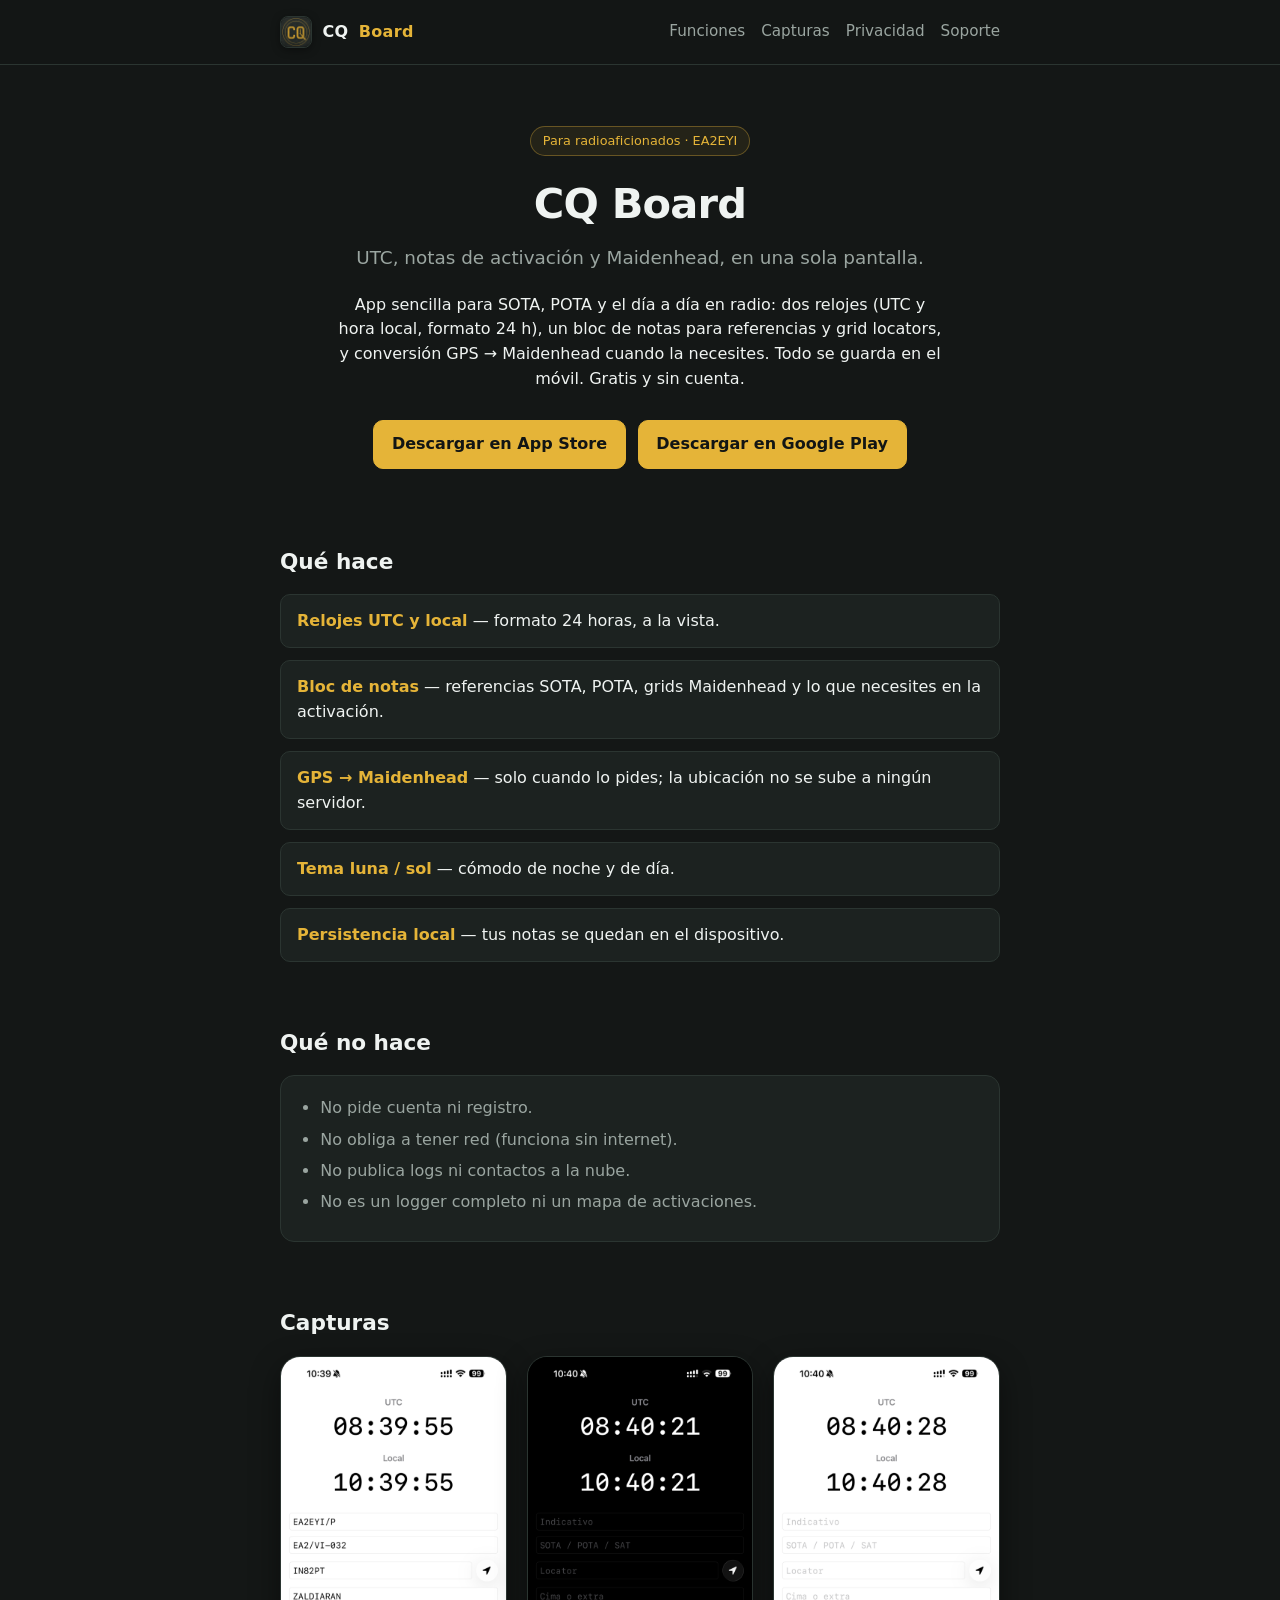
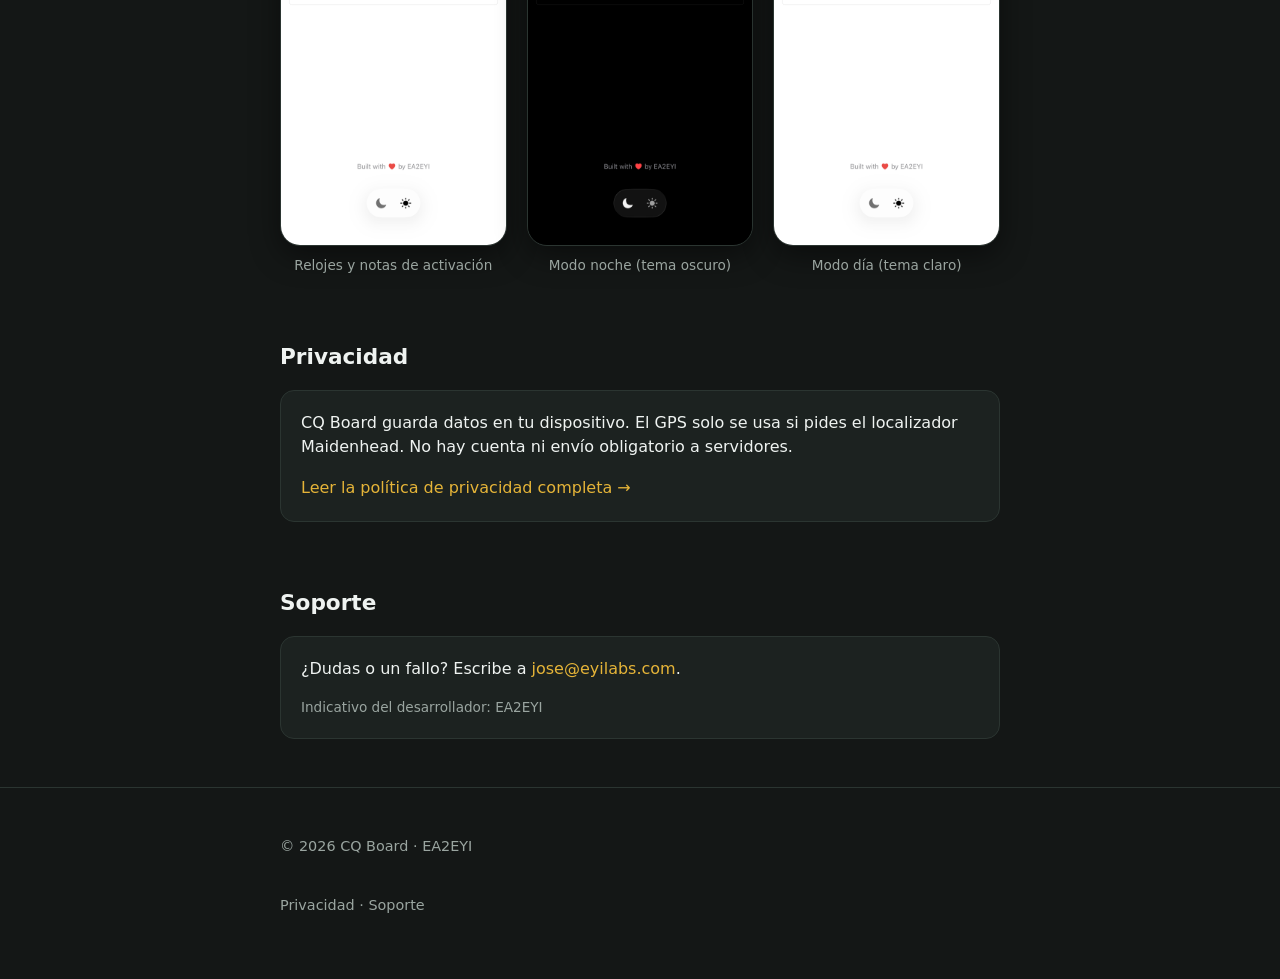
<file: index.html>
<!DOCTYPE html>
<html lang="es">
<head>
  <meta charset="utf-8" />
  <meta name="viewport" content="width=device-width, initial-scale=1" />
  <meta name="theme-color" content="#141716" />
  <title>CQ Board — Reloj UTC y notas para radioaficionados</title>
  <meta name="description" content="CQ Board: reloj UTC y hora local, notas SOTA/POTA y localizador Maidenhead. App sencilla para radioaficionados. Gratis y sin cuenta." />
  <link rel="canonical" href="https://joseancalvo.github.io/cq-board/" />
  <meta property="og:type" content="website" />
  <meta property="og:url" content="https://joseancalvo.github.io/cq-board/" />
  <meta property="og:title" content="CQ Board — Reloj UTC y notas para radioaficionados" />
  <meta property="og:description" content="UTC, notas de activación SOTA/POTA y Maidenhead en una sola pantalla. Gratis, sin cuenta y 100% en tu dispositivo." />
  <meta property="og:image" content="https://joseancalvo.github.io/cq-board/assets/og-image.png" />
  <meta property="og:image:width" content="1200" />
  <meta property="og:image:height" content="630" />
  <meta property="og:image:alt" content="CQ Board — Reloj UTC, notas de activación SOTA/POTA y localizador Maidenhead para radioaficionados" />
  <meta name="twitter:card" content="summary_large_image" />
  <meta name="twitter:title" content="CQ Board — Reloj UTC y notas para radioaficionados" />
  <meta name="twitter:description" content="UTC, notas de activación SOTA/POTA y Maidenhead en una sola pantalla. Gratis, sin cuenta y 100% en tu dispositivo." />
  <meta name="twitter:image" content="https://joseancalvo.github.io/cq-board/assets/og-image.png" />
  <link rel="stylesheet" href="css/styles.css" />
  <link rel="icon" href="favicon.ico" sizes="any" />
  <link rel="icon" type="image/png" href="assets/CQBoard-icon.png" />
  <link rel="apple-touch-icon" href="assets/CQBoard-icon.png" />
</head>
<body>
  <header class="site-header">
    <div class="wrap">
      <a class="logo" href="index.html">
        <img src="assets/CQBoard-icon.png" alt="CQ Board" class="logo-icon" width="32" height="32" />
        CQ <span>Board</span>
      </a>
      <nav class="nav" aria-label="Principal">
        <a href="#funciones">Funciones</a>
        <a href="#capturas">Capturas</a>
        <a href="#privacidad">Privacidad</a>
        <a href="#soporte">Soporte</a>
      </nav>
    </div>
  </header>

  <main>
    <section class="hero">
      <div class="wrap">
        <p class="badge-pill">Para radioaficionados · EA2EYI</p>
        <h1>CQ Board</h1>
        <p class="tagline">UTC, notas de activación y Maidenhead, en una sola pantalla.</p>
        <p class="lead">
          App sencilla para SOTA, POTA y el día a día en radio:
          dos relojes (UTC y hora local, formato 24&nbsp;h), un bloc de notas
          para referencias y grid locators, y conversión GPS → Maidenhead cuando la necesites.
          Todo se guarda en el móvil. Gratis y sin cuenta.
        </p>

        <div class="store-row">
          <a class="btn btn--primary" href="https://apps.apple.com/es/app/cq-board/id6807329150" target="_blank" rel="noopener noreferrer" id="btn-ios">
            Descargar en App Store
          </a>
          <a class="btn btn--primary" href="https://play.google.com/store/apps/details?id=com.eyilabs.cqboard" target="_blank" rel="noopener noreferrer" id="btn-android">
            Descargar en Google Play
          </a>
        </div>
      </div>
    </section>

    <section id="funciones">
      <div class="wrap">
        <h2>Qué hace</h2>
        <ul class="features">
          <li><strong>Relojes UTC y local</strong> — formato 24 horas, a la vista.</li>
          <li><strong>Bloc de notas</strong> — referencias SOTA, POTA, grids Maidenhead y lo que necesites en la activación.</li>
          <li><strong>GPS → Maidenhead</strong> — solo cuando lo pides; la ubicación no se sube a ningún servidor.</li>
          <li><strong>Tema luna / sol</strong> — cómodo de noche y de día.</li>
          <li><strong>Persistencia local</strong> — tus notas se quedan en el dispositivo.</li>
        </ul>
      </div>
    </section>

    <section id="no-hace">
      <div class="wrap">
        <h2>Qué no hace</h2>
        <div class="card">
          <ul class="not-list">
            <li>No pide cuenta ni registro.</li>
            <li>No obliga a tener red (funciona sin internet).</li>
            <li>No publica logs ni contactos a la nube.</li>
            <li>No es un logger completo ni un mapa de activaciones.</li>
          </ul>
        </div>
      </div>
    </section>

    <section id="capturas">
      <div class="wrap">
        <h2>Capturas</h2>
        <div class="shots">
          <figure class="shot-item">
            <img class="shot-img" src="assets/IMG_3526.PNG" alt="CQ Board — Pantalla principal con relojes UTC y local, y notas de activación" width="600" height="1303" loading="lazy" />
            <figcaption>Relojes y notas de activación</figcaption>
          </figure>
          <figure class="shot-item">
            <img class="shot-img" src="assets/IMG_3527.PNG" alt="CQ Board — Modo noche con tema oscuro" width="600" height="1303" loading="lazy" />
            <figcaption>Modo noche (tema oscuro)</figcaption>
          </figure>
          <figure class="shot-item">
            <img class="shot-img" src="assets/IMG_3528.PNG" alt="CQ Board — Modo día con tema claro" width="600" height="1303" loading="lazy" />
            <figcaption>Modo día (tema claro)</figcaption>
          </figure>
        </div>
      </div>
    </section>

    <section id="privacidad">
      <div class="wrap">
        <h2>Privacidad</h2>
        <div class="card">
          <p>
            CQ Board guarda datos en tu dispositivo. El GPS solo se usa si pides el localizador Maidenhead.
            No hay cuenta ni envío obligatorio a servidores.
          </p>
          <p><a href="privacy.html">Leer la política de privacidad completa →</a></p>
        </div>
      </div>
    </section>

    <section id="soporte">
      <div class="wrap">
        <h2>Soporte</h2>
        <div class="card">
          <p>
            ¿Dudas o un fallo?
            Escribe a <a href="mailto:jose@eyilabs.com">jose@eyilabs.com</a>.
          </p>
          <p class="hint">Indicativo del desarrollador: EA2EYI</p>
        </div>
      </div>
    </section>
  </main>

  <footer class="site-footer">
    <div class="wrap">
      <p>© <span id="y">2026</span> CQ Board · EA2EYI</p>
      <p>
        <a href="privacy.html">Privacidad</a>
        ·
        <a href="#soporte">Soporte</a>
      </p>
    </div>
  </footer>
  <script>
    document.getElementById("y").textContent = new Date().getFullYear();
  </script>
</body>
</html>
</file>
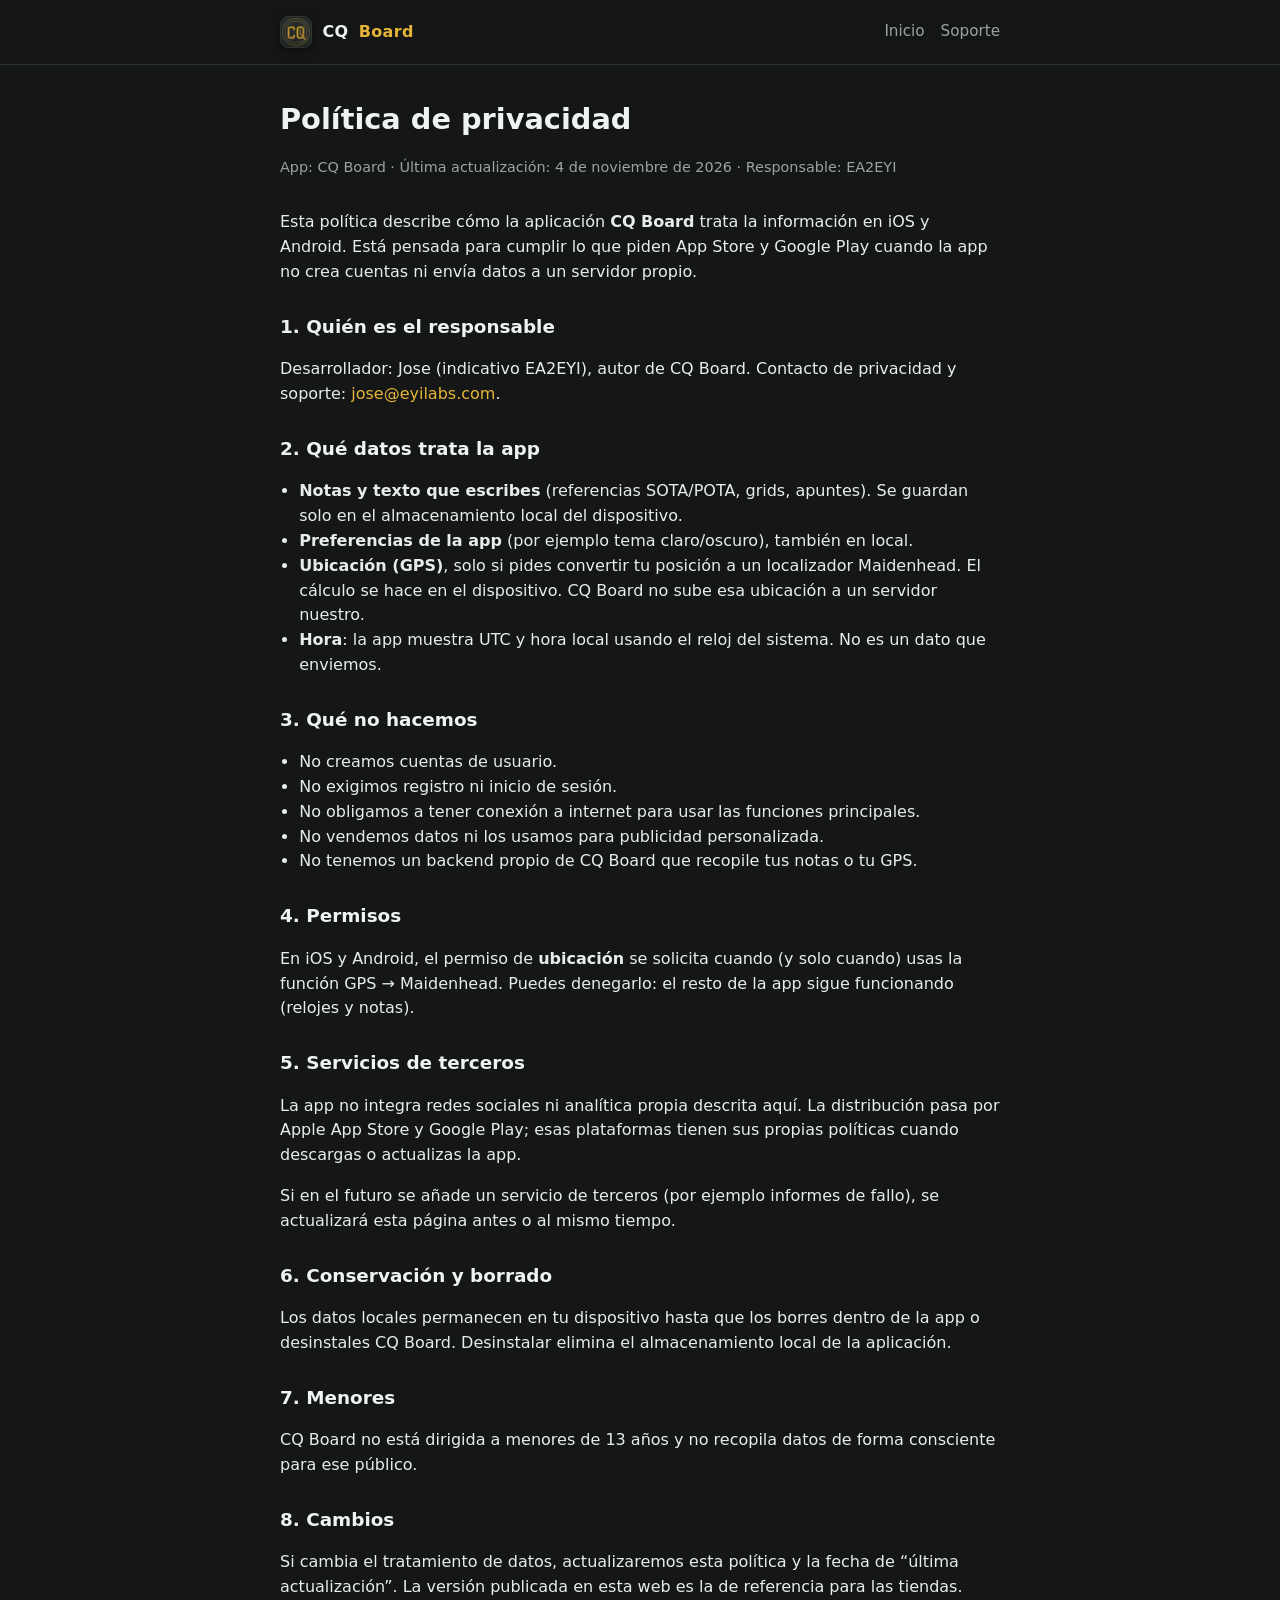
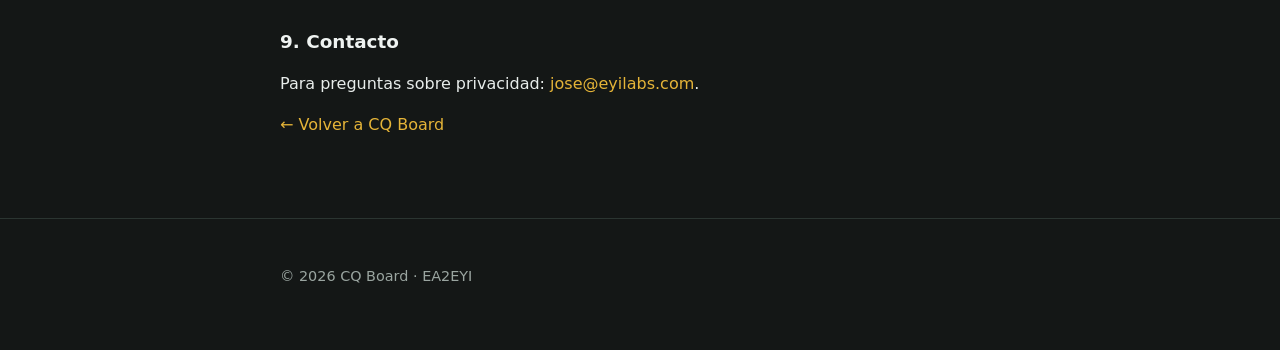
<file: privacy.html>
<!DOCTYPE html>
<html lang="es">
<head>
  <meta charset="utf-8" />
  <meta name="viewport" content="width=device-width, initial-scale=1" />
  <meta name="theme-color" content="#141716" />
  <title>Política de privacidad — CQ Board</title>
  <meta name="description" content="Política de privacidad de la app CQ Board para radioaficionados." />
  <link rel="canonical" href="https://joseancalvo.github.io/cq-board/privacy.html" />
  <meta property="og:type" content="website" />
  <meta property="og:url" content="https://joseancalvo.github.io/cq-board/privacy.html" />
  <meta property="og:title" content="Política de privacidad — CQ Board" />
  <meta property="og:description" content="Política de privacidad de la app CQ Board para radioaficionados." />
  <meta property="og:image" content="https://joseancalvo.github.io/cq-board/assets/og-image.png" />
  <meta property="og:image:width" content="1200" />
  <meta property="og:image:height" content="630" />
  <meta name="twitter:card" content="summary_large_image" />
  <link rel="stylesheet" href="css/styles.css" />
  <link rel="icon" href="favicon.ico" sizes="any" />
  <link rel="icon" type="image/png" href="assets/CQBoard-icon.png" />
  <link rel="apple-touch-icon" href="assets/CQBoard-icon.png" />
</head>
<body>
  <header class="site-header">
    <div class="wrap">
      <a class="logo" href="index.html">
        <img src="assets/CQBoard-icon.png" alt="CQ Board" class="logo-icon" width="32" height="32" />
        CQ <span>Board</span>
      </a>
      <nav class="nav" aria-label="Principal">
        <a href="index.html">Inicio</a>
        <a href="index.html#soporte">Soporte</a>
      </nav>
    </div>
  </header>

  <main class="wrap prose">
    <h1>Política de privacidad</h1>
    <p class="meta">App: CQ Board · Última actualización: 4 de noviembre de 2026 · Responsable: EA2EYI</p>

    <p>
      Esta política describe cómo la aplicación <strong>CQ Board</strong> trata la información
      en iOS y Android. Está pensada para cumplir lo que piden App Store y Google Play
      cuando la app no crea cuentas ni envía datos a un servidor propio.
    </p>

    <h2>1. Quién es el responsable</h2>
    <p>
      Desarrollador: Jose (indicativo EA2EYI), autor de CQ Board.
      Contacto de privacidad y soporte:
      <a href="mailto:jose@eyilabs.com">jose@eyilabs.com</a>.
    </p>

    <h2>2. Qué datos trata la app</h2>
    <ul>
      <li>
        <strong>Notas y texto que escribes</strong> (referencias SOTA/POTA, grids, apuntes).
        Se guardan solo en el almacenamiento local del dispositivo.
      </li>
      <li>
        <strong>Preferencias de la app</strong> (por ejemplo tema claro/oscuro), también en local.
      </li>
      <li>
        <strong>Ubicación (GPS)</strong>, solo si pides convertir tu posición a un localizador Maidenhead.
        El cálculo se hace en el dispositivo. CQ Board no sube esa ubicación a un servidor nuestro.
      </li>
      <li>
        <strong>Hora</strong>: la app muestra UTC y hora local usando el reloj del sistema. No es un dato que enviemos.
      </li>
    </ul>

    <h2>3. Qué no hacemos</h2>
    <ul>
      <li>No creamos cuentas de usuario.</li>
      <li>No exigimos registro ni inicio de sesión.</li>
      <li>No obligamos a tener conexión a internet para usar las funciones principales.</li>
      <li>No vendemos datos ni los usamos para publicidad personalizada.</li>
      <li>No tenemos un backend propio de CQ Board que recopile tus notas o tu GPS.</li>
    </ul>

    <h2>4. Permisos</h2>
    <p>
      En iOS y Android, el permiso de <strong>ubicación</strong> se solicita cuando (y solo cuando)
      usas la función GPS → Maidenhead. Puedes denegarlo: el resto de la app sigue funcionando
      (relojes y notas).
    </p>

    <h2>5. Servicios de terceros</h2>
    <p>
      La app no integra redes sociales ni analítica propia descrita aquí.
      La distribución pasa por Apple App Store y Google Play; esas plataformas tienen sus propias políticas
      cuando descargas o actualizas la app.
    </p>
    <p>
      Si en el futuro se añade un servicio de terceros (por ejemplo informes de fallo),
      se actualizará esta página antes o al mismo tiempo.
    </p>

    <h2>6. Conservación y borrado</h2>
    <p>
      Los datos locales permanecen en tu dispositivo hasta que los borres dentro de la app
      o desinstales CQ Board. Desinstalar elimina el almacenamiento local de la aplicación.
    </p>

    <h2>7. Menores</h2>
    <p>
      CQ Board no está dirigida a menores de 13 años y no recopila datos de forma consciente
      para ese público.
    </p>

    <h2>8. Cambios</h2>
    <p>
      Si cambia el tratamiento de datos, actualizaremos esta política y la fecha de “última actualización”.
      La versión publicada en esta web es la de referencia para las tiendas.
    </p>

    <h2>9. Contacto</h2>
    <p>
      Para preguntas sobre privacidad: <a href="mailto:jose@eyilabs.com">jose@eyilabs.com</a>.
    </p>

    <p><a href="index.html">← Volver a CQ Board</a></p>
  </main>

  <footer class="site-footer">
    <div class="wrap">
      <p>© <span id="y">2026</span> CQ Board · EA2EYI</p>
    </div>
  </footer>
  <script>
    document.getElementById("y").textContent = new Date().getFullYear();
  </script>
</body>
</html>
</file>
<file: css/styles.css>
/* CQ Board — GitHub Pages */
:root {
  --bg: #141716;
  --bg-card: #1c2220;
  --text: #eff3f1;
  --muted: #9aa5a0;
  --accent: #e5b438;
  --accent-2: #f3c64f;
  --line: #2b3531;
  --ok: #6bcf8e;
  --radius: 14px;
  --max: 720px;
  --font: system-ui, -apple-system, "Segoe UI", Roboto, Ubuntu, sans-serif;
}

*,
*::before,
*::after {
  box-sizing: border-box;
}

html {
  scroll-behavior: smooth;
}

body {
  margin: 0;
  font-family: var(--font);
  background: var(--bg);
  color: var(--text);
  line-height: 1.55;
  min-height: 100vh;
}

a {
  color: var(--accent);
  text-decoration: none;
}

a:hover {
  text-decoration: underline;
}

img {
  max-width: 100%;
  height: auto;
  display: block;
}

.wrap {
  width: min(100% - 2rem, var(--max));
  margin-inline: auto;
}

/* Header */
.site-header {
  border-bottom: 1px solid var(--line);
  padding: 1rem 0;
  position: sticky;
  top: 0;
  background: color-mix(in srgb, var(--bg) 92%, transparent);
  backdrop-filter: blur(8px);
  z-index: 10;
}

.site-header .wrap {
  display: flex;
  align-items: center;
  justify-content: space-between;
  gap: 1rem;
}

.logo {
  display: inline-flex;
  align-items: center;
  gap: 0.65rem;
  font-weight: 700;
  letter-spacing: 0.02em;
  color: var(--text);
  text-decoration: none;
}

.logo:hover {
  text-decoration: none;
}

.logo-icon {
  width: 32px;
  height: 32px;
  border-radius: 8px;
  object-fit: cover;
  border: 1px solid var(--line);
  box-shadow: 0 2px 8px rgba(0, 0, 0, 0.4);
  flex-shrink: 0;
}

.logo span {
  color: var(--accent);
}

.nav {
  display: flex;
  gap: 1rem;
  flex-wrap: wrap;
  font-size: 0.95rem;
}

.nav a {
  color: var(--muted);
  text-decoration: none;
  transition: color 0.15s ease, background-color 0.15s ease, border-color 0.15s ease;
}

.nav a:hover {
  color: var(--text);
  text-decoration: none;
}

@media (max-width: 540px) {
  .site-header {
    padding: 0.65rem 0;
  }

  .site-header .wrap {
    flex-direction: column;
    align-items: center;
    gap: 0.55rem;
  }

  .logo {
    font-size: 1.05rem;
  }

  .logo-icon {
    width: 28px;
    height: 28px;
  }

  .nav {
    width: 100%;
    justify-content: center;
    gap: 0.35rem;
    font-size: 0.82rem;
    flex-wrap: nowrap;
    overflow-x: auto;
    max-width: 100%;
    padding: 0.1rem 0;
    scrollbar-width: none;
  }

  .nav::-webkit-scrollbar {
    display: none;
  }

  .nav a {
    padding: 0.25rem 0.55rem;
    border-radius: 6px;
    white-space: nowrap;
    background: color-mix(in srgb, var(--bg-card) 60%, transparent);
    border: 1px solid var(--line);
  }

  .nav a:hover {
    background: var(--bg-card);
    border-color: var(--accent);
    color: var(--text);
  }
}

/* Hero */
.hero {
  padding: 3rem 0 2rem;
  text-align: center;
}

.badge-pill {
  display: inline-block;
  font-size: 0.8rem;
  color: var(--accent);
  border: 1px solid color-mix(in srgb, var(--accent) 35%, transparent);
  background: color-mix(in srgb, var(--accent) 8%, transparent);
  border-radius: 999px;
  padding: 0.25rem 0.75rem;
  margin-bottom: 1rem;
  font-weight: 500;
}

.hero h1 {
  font-size: clamp(1.8rem, 5vw, 2.6rem);
  margin: 0 0 0.5rem;
  letter-spacing: -0.02em;
}

.tagline {
  font-size: 1.15rem;
  color: var(--muted);
  margin: 0 0 1.25rem;
}

.lead {
  margin: 0 auto 1.75rem;
  max-width: 38rem;
  color: var(--text);
}

.store-row {
  display: flex;
  flex-wrap: wrap;
  gap: 0.75rem;
  justify-content: center;
  margin-bottom: 0.75rem;
}

.btn {
  display: inline-flex;
  align-items: center;
  justify-content: center;
  gap: 0.5rem;
  padding: 0.7rem 1.1rem;
  border-radius: 10px;
  font-weight: 600;
  border: 1px solid var(--line);
  background: var(--bg-card);
  color: var(--text);
  text-decoration: none;
  min-width: 11rem;
}

.btn:hover {
  text-decoration: none;
  border-color: var(--accent);
}

.btn--primary {
  background: var(--accent);
  border-color: var(--accent);
  color: #121514;
  font-weight: 700;
}

.btn--primary:hover {
  background: var(--accent-2);
  border-color: var(--accent-2);
  color: #121514;
  filter: none;
}

.hint {
  font-size: 0.85rem;
  color: var(--muted);
  margin: 0;
}

/* Sections */
section {
  padding: 2rem 0;
  scroll-margin-top: 4.5rem;
}

section h2 {
  font-size: 1.35rem;
  margin: 0 0 1rem;
}

.card {
  background: var(--bg-card);
  border: 1px solid var(--line);
  border-radius: var(--radius);
  padding: 1.25rem;
}

.card > :first-child {
  margin-top: 0;
}

.card > :last-child {
  margin-bottom: 0;
}

.features {
  display: grid;
  gap: 0.75rem;
  padding: 0;
  margin: 0;
  list-style: none;
}

.features li {
  padding: 0.85rem 1rem;
  background: var(--bg-card);
  border: 1px solid var(--line);
  border-radius: 10px;
}

.features strong {
  color: var(--accent);
}

.not-list {
  margin: 0;
  padding-left: 1.2rem;
  color: var(--muted);
}

.not-list li {
  margin-bottom: 0.4rem;
}

/* Screenshots */
.shots {
  display: grid;
  grid-template-columns: repeat(auto-fit, minmax(180px, 1fr));
  gap: 1.25rem;
}

.shot-item {
  margin: 0;
  display: flex;
  flex-direction: column;
  align-items: center;
  gap: 0.6rem;
}

.shot-item figcaption {
  font-size: 0.85rem;
  color: var(--muted);
  text-align: center;
}

.shot-img {
  width: 100%;
  max-width: 240px;
  height: auto;
  border-radius: 20px;
  border: 1px solid var(--line);
  box-shadow: 0 10px 30px rgba(0, 0, 0, 0.45);
  transition: transform 0.2s ease, border-color 0.2s ease, box-shadow 0.2s ease;
}

.shot-img:hover {
  transform: translateY(-4px);
  border-color: var(--accent);
  box-shadow: 0 14px 36px rgba(0, 0, 0, 0.6);
}

/* Footer */
.site-footer {
  border-top: 1px solid var(--line);
  padding: 2rem 0 3rem;
  margin-top: 1rem;
  color: var(--muted);
  font-size: 0.9rem;
}

.site-footer .wrap {
  display: flex;
  flex-direction: column;
  gap: 0.5rem;
}

.site-footer a {
  color: var(--muted);
}

.site-footer a:hover {
  color: var(--accent);
}

/* Privacy page */
.prose {
  padding: 2rem 0 3rem;
}

.prose h1 {
  font-size: 1.8rem;
  margin: 0 0 0.5rem;
}

.prose .meta {
  color: var(--muted);
  font-size: 0.9rem;
  margin-bottom: 2rem;
}

.prose h2 {
  font-size: 1.15rem;
  margin: 1.75rem 0 0.5rem;
}

.prose p,
.prose ul {
  color: color-mix(in srgb, var(--text) 92%, var(--muted));
}

.prose ul {
  padding-left: 1.2rem;
}
</file>
